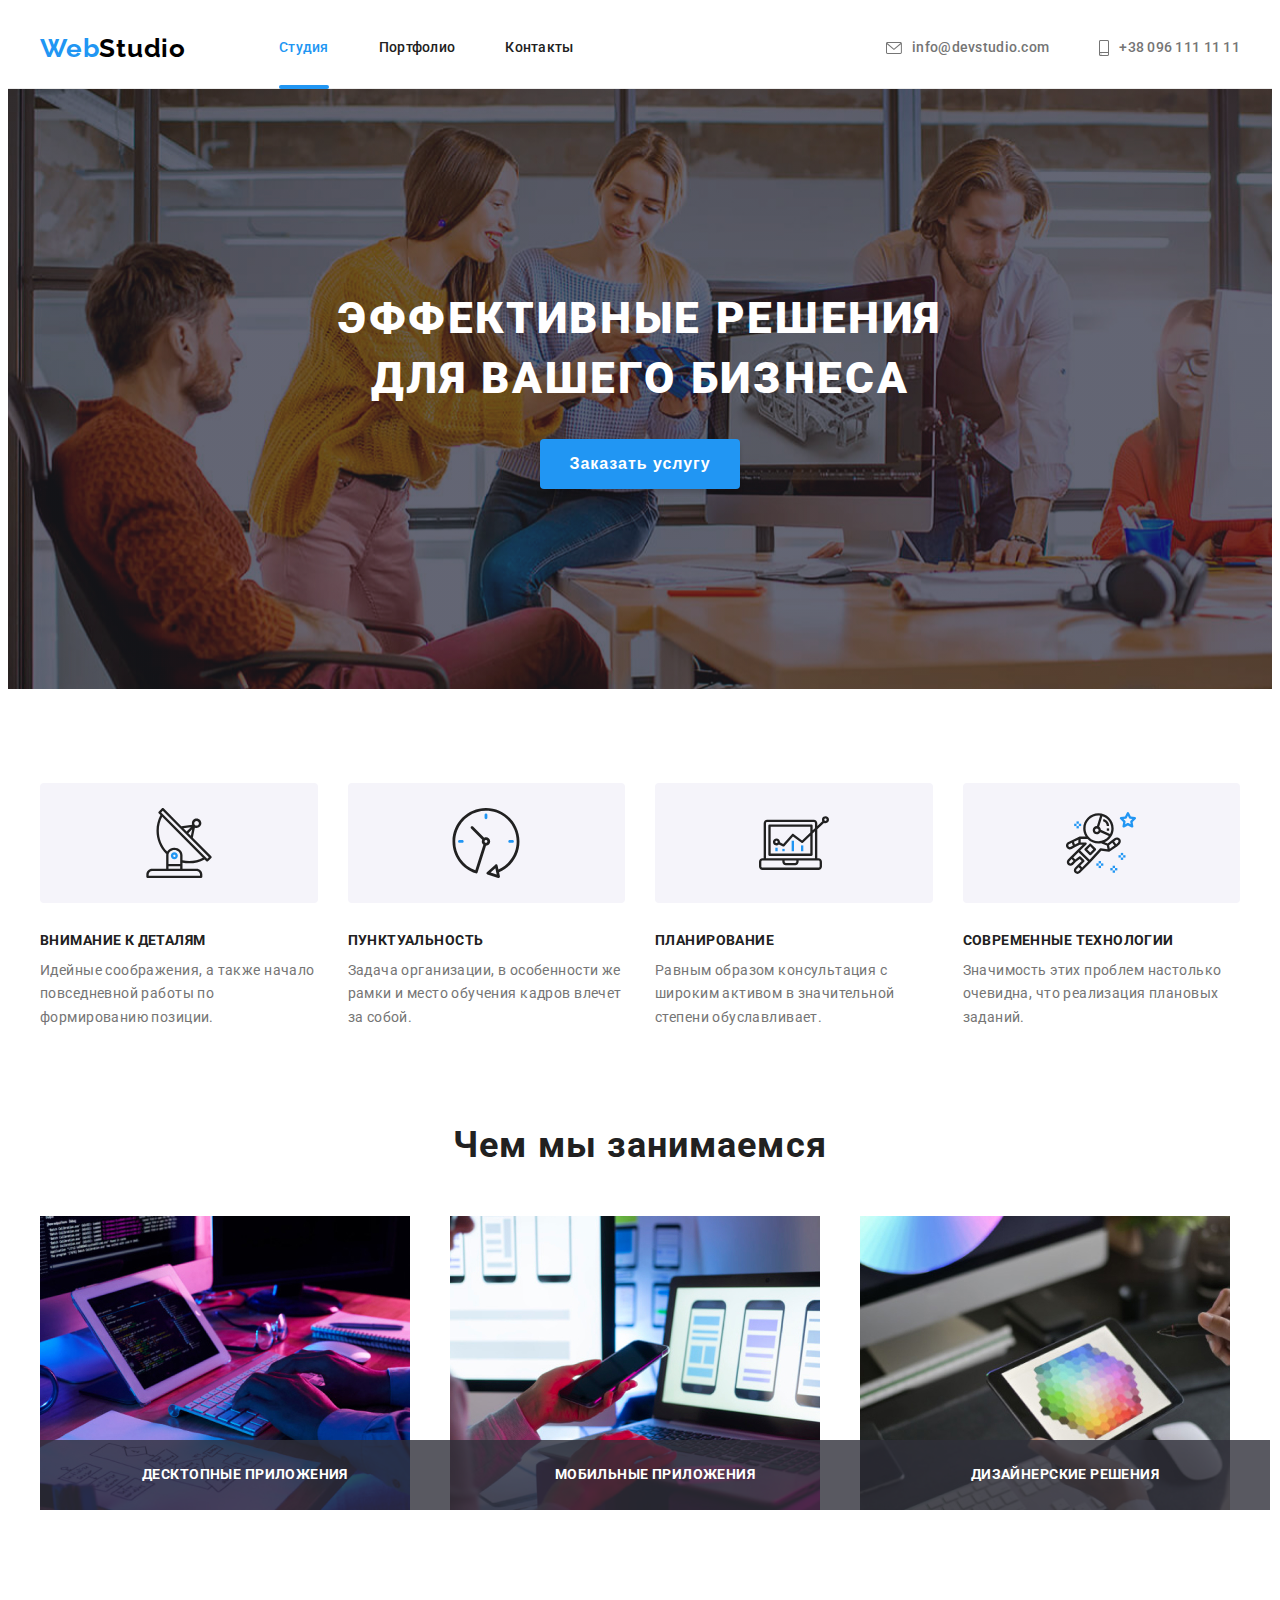
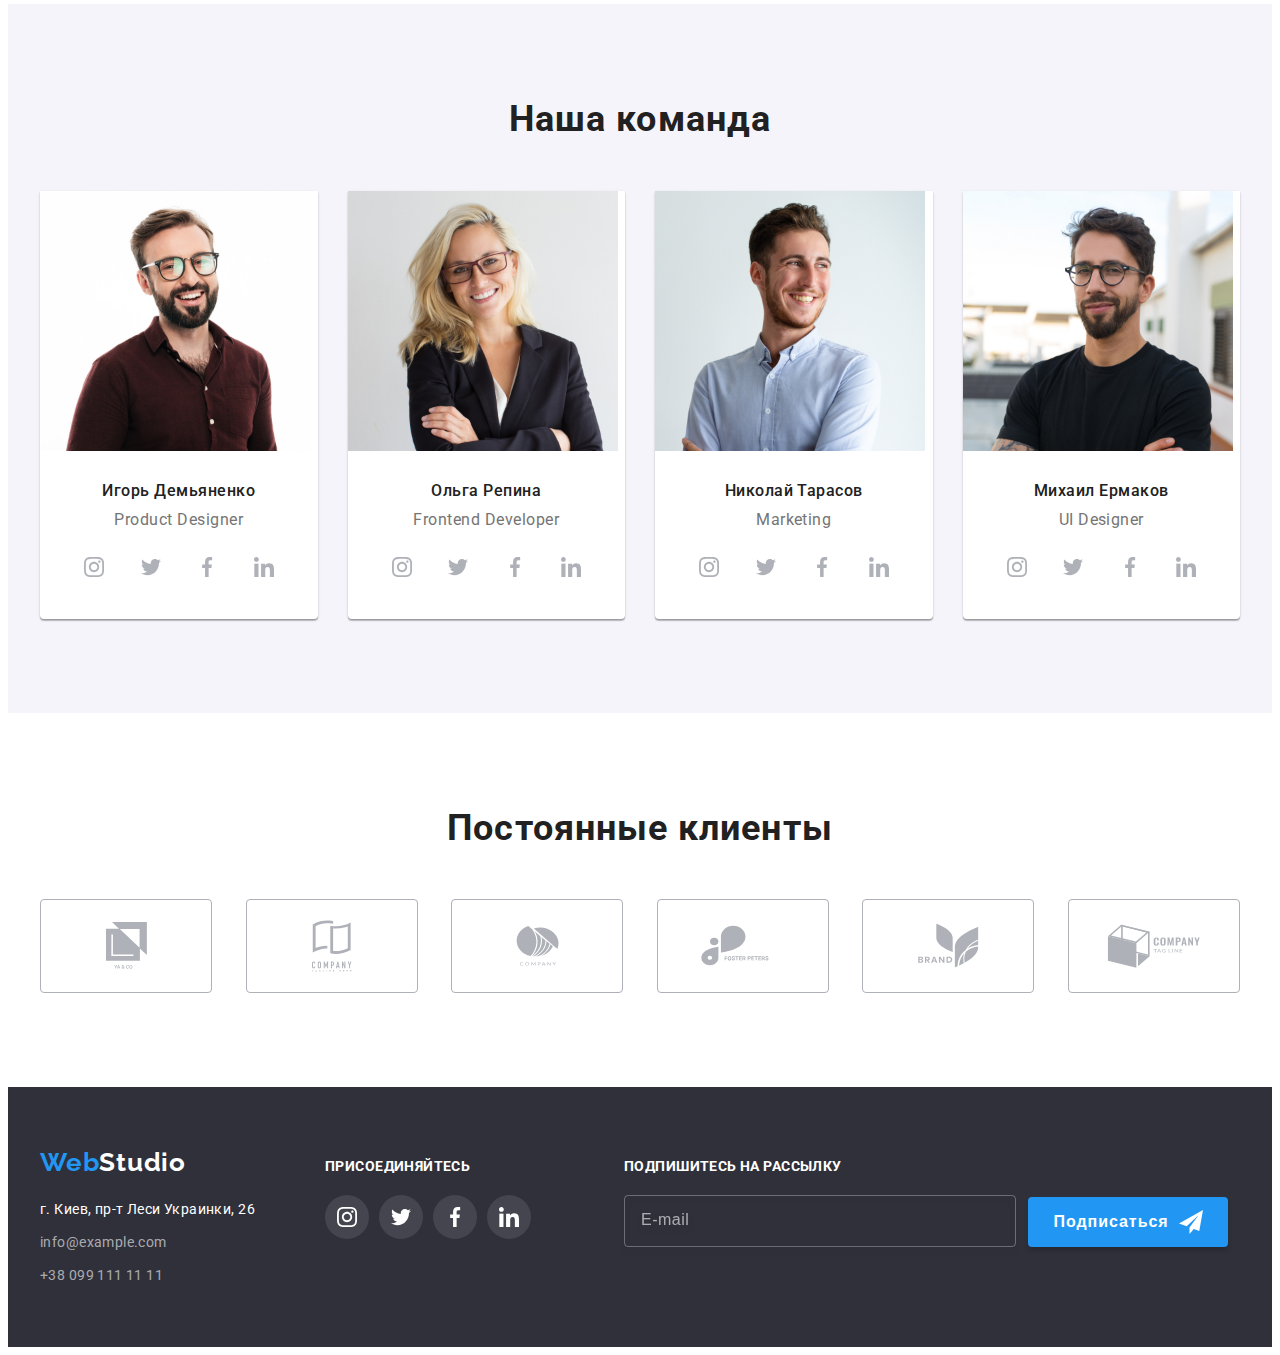
<file: index.html>
<!DOCTYPE html>
<html lang="ru">

<head>
   <meta charset="UTF-8">
   <meta http-equiv="X-UA-Compatible" content="IE=edge">
   <meta name="viewport" content="width=device-width, initial-scale=1.0">
   <link rel="stylesheet" href="https://cdnjs.cloudflare.com/ajax/libs/modern-normalize/1.1.0/modern-normalize.min.css"
      integrity="sha512-wpPYUAdjBVSE4KJnH1VR1HeZfpl1ub8YT/NKx4PuQ5NmX2tKuGu6U/JRp5y+Y8XG2tV+wKQpNHVUX03MfMFn9Q=="
      crossorigin="anonymous" referrerpolicy="no-referrer" />
   <link rel="preconnect" href="https://fonts.googleapis.com">
   <link rel="preconnect" href="https://fonts.gstatic.com" crossorigin>
   <link
      href="https://fonts.googleapis.com/css2?family=Raleway:wght@700&family=Roboto:wght@400;500;700;900&display=swap"
      rel="stylesheet">
   <link rel="stylesheet" href="https://cdnjs.cloudflare.com/ajax/libs/animate.css/4.1.1/animate.min.css" />
   <link rel="stylesheet" href="./css/styles.css">
   <title>Webstudio</title>
</head>

<body>
   <header class="page-header">
      <div class="container">
         <a class="logo link animate__wobble" href="./index.html" lang="en"><span
               class="logo__accent">Web</span>Studio</a>
         <!--Навигация на другие страници-->
         <nav class="page-header__main-nav">
            <ul class="main-nav-list item">
               <li class="main-nav-list__item"><a class="main-nav-list__link link link-accent"
                     href="./index.html">Студия</a></li>
               <li class="main-nav-list__item"><a class="main-nav-list__link link" href="./portfolio.html">Портфолио</a>
               </li>
               <li class="main-nav-list__item"><a class="main-nav-list__link link" href="">Контакты</a></li>
            </ul>
         </nav>
         <!--Контакты-->

         <ul class="head-contact page-header__head-contact item">
            <li class="head-contact__item">
               <a class="head-contact__link link" href="mailto:info@devstudio.com">
                  <svg class="head-contact__icon" width="16" height="12">
                     <use href="./image/icons.svg#icon-envelope-hover"></use>
                  </svg>
                  info@devstudio.com</a>
            </li>
            <li class="head-contact__item">
               <a class="head-contact__link link" href="tel:+380961111111">
                  <svg class="head-contact__icon" width="10" height="16">
                     <use href="./image/icons.svg#icon-smartphone"></use>
                  </svg>
                  +38 096 111 11 11</a>
            </li>
         </ul>
      </div>

   </header>

   <main class="main">
      <!--главный блок-->
      <section class="section main__section">
         <h1 class="section__main-title">Эффективные решения <br> для вашего бизнеса</h1>
         <button class="button section__button" type="button" data-modal-open>Заказать услугу</button>

      </section>

      <!--Особенности сайта-->
      <section class="section section__features">
         <div class="container">
            <h2 class="page-title visually-hidden">Особенности сайта</h2>
            <ul class="feature-list item">
               <li class="feature-list__item">
                  <div class="feature-list__block-icon">
                     <svg class="feature-list__icon">
                        <use href=./image/icons.svg#icon-antenna-1></use>
                     </svg>
                  </div>
                  <h3 class="feature-list__title">Внимание к деталям</h3>
                  <p class="feature-list__text">Идейные соображения, а также начало повседневной работы по формированию
                     позиции.
                  </p>
               </li>
               <li class="feature-list__item">
                  <div class="feature-list__block-icon">
                     <svg class="feature-list__icon">
                        <use href=./image/icons.svg#icon-clock-1></use>
                     </svg>
                  </div>
                  <h3 class="feature-list__title">Пунктуальность</h3>
                  <p class="feature-list__text">Задача организации, в особенности же рамки и место обучения кадров
                     влечет за
                     собой.</p>
               </li>
               <li class="feature-list__item">
                  <div class="feature-list__block-icon">
                     <svg class="feature-list__icon">
                        <use href=./image/icons.svg#icon-diagram-1></use>
                     </svg>
                  </div>
                  <h3 class="feature-list__title">Планирование</h3>
                  <p class="feature-list__text">Равным образом консультация с широким активом в значительной степени
                     обуславливает.</p>
               </li>
               <li class="feature-list__item">
                  <div class="feature-list__block-icon">
                     <svg class="feature-list__icon">
                        <use href=./image/icons.svg#icon-astronaut-1></use>
                     </svg>
                  </div>
                  <h3 class="feature-list__title">Современные технологии</h3>
                  <p class="feature-list__text">Значимость этих проблем настолько очевидна, что реализация плановых
                     заданий.
                  </p>
               </li>
            </ul>
         </div>

      </section>

      <!-- Чем мы занимаемся   -->
      <section class="section section__benefits">
         <div class="container">
            <h2 class="page-title">Чем мы занимаемся</h2>
            <ul class="list-description item">
               <li class="list-description__item"><img class="list-description__img" src="./image/box_1.jpg"
                     alt="руки на клавиатуре" width="370" height="294">
                  <p class="list-description__text">Десктопные приложения</p>
               </li>
               <li class="list-description__item"><img class="list-description__img" src="./image/box_2.jpg"
                     alt="в руках телефон" width="370" height="294">
                  <p class="list-description__text">Мобильные приложения</p>
               </li>
               <li class="list-description__item"><img class="list-description__img" src="./image/box_3.jpg"
                     alt="в руках планшет" width="370" height="294">
                  <p class="list-description__text">Дизайнерские решения</p>
               </li>
            </ul>
         </div>

      </section>

      <!-- Наша команда -->
      <section class="section section__team">
         <div class="container">
            <h2 class="page-title">Наша команда</h2>
            <ul class="team-list item">
               <li class="team-list__item"><img class="img-team" src="./image/igor.jpg" alt="Игорь" width="270"
                     height="260">
                  <div class="team-list__block-name">
                     <h3 class="team-list__name">Игорь Демьяненко</h3>
                     <p class="team-list__profession">Product Designer</p>
                     <ul class="icons-list item">
                        <li class="icons-list__item">
                           <a href="" class="icons-list__link link">
                              <svg class="icons-list__icon">
                                 <use href="./image/icons.svg#icon-instagram"></use>
                              </svg>
                           </a>
                        </li>
                        <li class="icons-list__item">
                           <a href="" class="icons-list__link link">
                              <svg class="icons-list__icon">
                                 <use href="./image/icons.svg#icon-twitter"></use>
                              </svg>
                           </a>
                        </li>
                        <li class="icons-list__item">
                           <a href="" class="icons-list__link link">
                              <svg class="icons-list__icon">
                                 <use href="./image/icons.svg#icon-facebook"></use>
                              </svg>
                           </a>
                        </li>
                        <li class="icons-list__item">
                           <a href="" class="icons-list__link link">
                              <svg class="icons-list__icon">
                                 <use href="./image/icons.svg#icon-linkedin"></use>
                              </svg>
                           </a>
                        </li>
                     </ul>
                  </div>
               </li>
               <li class="team-list__item"><img class="img-team" src="./image/olga.jpg" alt="Ольга" width="270"
                     height="260">
                  <div class="team-list__block-name">
                     <h3 class="team-list__name">Ольга Репина</h3>
                     <p class="team-list__profession">Frontend Developer</p>
                     <ul class="icons-list item">
                        <li class="icons-list__item">
                           <a href="" class="icons-list__link link">
                              <svg class="icons-list__icon">
                                 <use href="./image/icons.svg#icon-instagram"></use>
                              </svg>
                           </a>
                        </li>
                        <li class="icons-list__item">
                           <a href="" class="icons-list__link link">
                              <svg class="icons-list__icon">
                                 <use href="./image/icons.svg#icon-twitter"></use>
                              </svg>
                           </a>
                        </li>
                        <li class="icons-list__item">
                           <a href="" class="icons-list__link link">
                              <svg class="icons-list__icon">
                                 <use href="./image/icons.svg#icon-facebook"></use>
                              </svg>
                           </a>
                        </li>
                        <li class="icons-list__item">
                           <a href="" class="icons-list__link link">
                              <svg class="icons-list__icon">
                                 <use href="./image/icons.svg#icon-linkedin"></use>
                              </svg>
                           </a>
                        </li>
                     </ul>
                  </div>
               </li>
               <li class="team-list__item"><img class="img-team" src="./image/niko.jpg" alt="Николай" width="270"
                     height="260">
                  <div class="team-list__block-name">
                     <h3 class="team-list__name">Николай Тарасов</h3>
                     <p class="team-list__profession">Marketing</p>
                     <ul class="icons-list item">
                        <li class="icons-list__item">
                           <a href="" class="icons-list__link link">
                              <svg class="icons-list__icon">
                                 <use href="./image/icons.svg#icon-instagram"></use>
                              </svg>
                           </a>
                        </li>
                        <li class="icons-list__item">
                           <a href="" class="icons-list__link link">
                              <svg class="icons-list__icon">
                                 <use href="./image/icons.svg#icon-twitter"></use>
                              </svg>
                           </a>
                        </li>
                        <li class="icons-list__item">
                           <a href="" class="icons-list__link link">
                              <svg class="icons-list__icon">
                                 <use href="./image/icons.svg#icon-facebook"></use>
                              </svg>
                           </a>
                        </li>
                        <li class="icons-list__item">
                           <a href="" class="icons-list__link link">
                              <svg class="icons-list__icon">
                                 <use href="./image/icons.svg#icon-linkedin"></use>
                              </svg>
                           </a>
                        </li>
                     </ul>
                  </div>
               </li>
               <li class="team-list__item"><img class="img-team" src="./image/miha.jpg" alt="Михаил" width="270"
                     height="260">
                  <div class="team-list__block-name">
                     <h3 class="team-list__name">Михаил Ермаков</h3>
                     <p class="team-list__profession">UI Designer</p>
                     <ul class="icons-list item">
                        <li class="icons-list__item">
                           <a href="" class="icons-list__link link">
                              <svg class="icons-list__icon">
                                 <use href="./image/icons.svg#icon-instagram"></use>
                              </svg>
                           </a>
                        </li>
                        <li class="icons-list__item">
                           <a href="" class="icons-list__link link">
                              <svg class="icons-list__icon">
                                 <use href="./image/icons.svg#icon-twitter"></use>
                              </svg>
                           </a>
                        </li>
                        <li class="icons-list__item">
                           <a href="" class="icons-list__link link">
                              <svg class="icons-list__icon">
                                 <use href="./image/icons.svg#icon-facebook"></use>
                              </svg>
                           </a>
                        </li>
                        <li class="icons-list__item">
                           <a href="" class="icons-list__link link">
                              <svg class="icons-list__icon">
                                 <use href="./image/icons.svg#icon-linkedin"></use>
                              </svg>
                           </a>
                        </li>
                     </ul>
                  </div>
               </li>
            </ul>
         </div>

      </section>

      <!-- Постоянные клиенты -->
      <section class="section">
         <div class="container">
            <h2 class="page-title">Постоянные клиенты</h2>
            <ul class="list-clients item">
               <li class="list-clients__item">
                  <a href="" class="list-clients__link">

                     <svg class="list-clients__icon" width="41" height="47">
                        <use href="./image/icons.svg#icon-group"></use>
                     </svg>

                  </a>
               </li>
               <li class="list-clients__item">
                  <a href="" class="list-clients__link">

                     <svg class="list-clients__icon" width="40" height="52">
                        <use href="./image/icons.svg#icon-group-1"></use>
                     </svg>

                  </a>
               </li>
               <li class="list-clients__item">
                  <a href="" class="list-clients__link">

                     <svg class="list-clients__icon" width="43" height="41">
                        <use href="./image/icons.svg#icon-group-2"></use>
                     </svg>

                  </a>
               </li>
               <li class="list-clients__item">
                  <a href="" class="list-clients__link">

                     <svg class="list-clients__icon" width="84" height="41">
                        <use href="./image/icons.svg#icon-group-3"></use>
                     </svg>

                  </a>
               </li>
               <li class="list-clients__item">
                  <a href="" class="list-clients__link">

                     <svg class="list-clients__icon" width="63" height="45">
                        <use href="./image/icons.svg#icon-group-4"></use>
                     </svg>

                  </a>
               </li>
               <li class="list-clients__item">
                  <a href="" class="list-clients__link">

                     <svg class="list-clients__icon" width="94" height="44">
                        <use href="./image/icons.svg#icon-group-5"></use>
                     </svg>

                  </a>
               </li>
            </ul>
         </div>
      </section>
   </main>

   <!-- Футер контакты -->
   <footer class="page-footer">
      <div class="container container__flex">
         <div class="container-adress">
            <a class="logo link page-footer__logo" href="./index.html" lang="en"><span
                  class="logo__accent">Web</span>Studio</a>
            <address class="page-footer__adress">
               <ul class="list-contact page-footer__list-contact item">
                  <li class="list-contact__item"><a class="list-contact__link list-contact__link_theme_light link" href="https://goo.gl/maps/WN71BLrKNxGnRLgBA"
                        target="blank" rel="noopener noreferrer">г. Киев, пр-т Леси Украинки, 26</a></li>
                  <!-- нужно добавить атрибуты к таргет бланк, не помню какие -->
                  <li class="list-contact__item"><a class="list-contact__link list-contact__link_theme_dark link"
                        href="mailto:info@devstudio.com">info@example.com</a></li>
                  <li class="list-contact__item"><a class="list-contact__link list-contact__link_theme_dark link" href="tel:+380991111111">+38 099 111 11 11</a>
                  </li>
               </ul>
            </address>
         </div>
         <!-- Присоединяйтесь -->
         <div class="footer-join">
            <b class="footer-join__title">присоединяйтесь</b>
            <ul class="icons-list item">
               <li class="icons-list__item">
                  <a href="" class="icons-list__link link">
                     <svg class="icons-list__icon">
                        <use href="./image/icons.svg#icon-instagram"></use>
                     </svg>
                  </a>
               </li>
               <li class="icons-list__item">
                  <a href="" class="icons-list__link link">
                     <svg class="icons-list__icon">
                        <use href="./image/icons.svg#icon-twitter"></use>
                     </svg>
                  </a>
               </li>
               <li class="icons-list__item">
                  <a href="" class="icons-list__link link">
                     <svg class="icons-list__icon">
                        <use href="./image/icons.svg#icon-facebook"></use>
                     </svg>
                  </a>
               </li>
               <li class="icons-list__item">
                  <a href="" class="icons-list__link link">
                     <svg class="icons-list__icon">
                        <use href="./image/icons.svg#icon-linkedin"></use>
                     </svg>
                  </a>
               </li>
            </ul>
         </div>
         <form action="#" class="form-footer-sign">
            <label class="form-footer-sign__invite">Подпишитесь на рассылку
               <input type="email" name="user-send-mail" placeholder="E-mail" class="form-footer-sign__field">
            </label>
            <button type="submit" class="button">
               <span class="footer-send-btn-invite">Подписаться</span>
               <svg class="footer-send-icon" width="24" height="24">
                  <use href="./image/icons.svg#icon-icon-telegram"></use>
               </svg>
            </button>
         </form>
      </div>

   </footer>

   <!-- Модальное окно -->
   <div class="backdrop is-hidden" data-modal>
      <div class="modal-backdrop">
         <button type="button" class="modal-backdrop__button" data-modal-close>
            <svg class="modal-backdrop__icon" width="18" height="18">
               <use href="./image/icons.svg#icon-close"></use>
            </svg>
         </button>
         <form action="#" method="GET" class="modal-form">
            <b class="modal-form__head">Оставьте свои данные, мы вам перезвоним</b>
            <label class="modal-form__label">
               Имя
               <div class="modal-form__container">
                  <input type="text" name="user-name" minlength="2" class="modal-form__field" required>
                  <svg class="modal-form__icon" width="18" height="18">
                     <use href="./image/icons.svg#icon-person"></use>
                  </svg>
               </div>
            </label>
            <label class="modal-form__label">
               Телефон
               <div class="modal-form__container">
                  <input type="tel" name="user-tel" class="modal-form__field" required>
                  <svg class="modal-form__icon" width="18" height="18">
                     <use href="./image/icons.svg#icon-phone"></use>
                  </svg>
               </div>
            </label>
            <label class="modal-form__label">
               Почта
               <div class="modal-form__container">
                  <input type="email" name="user-mail" class="modal-form__field" required>
                  <svg class="modal-form__icon" width="18" height="18">
                     <use href="./image/icons.svg#icon-email"></use>
                  </svg>
               </div>
            </label>
            <label class="modal-form__label">
               Комментарий
               <textarea name="user-coment" class="modal-form__coment" placeholder="Введите текст"></textarea>
            </label>
            <label class="modal-form__policy">
               <input type="checkbox" name="agree-policy" required class="modal-form__checkbox visually-hidden">
               <svg class="modal-form__check-icon" width="16" height="15">
                  <use href="./image/icons.svg#icon-icon-check-two"></use>
               </svg>
               Соглашаюсь с рассылкой и принимаю&nbsp
               <a href="" target="blank" rel="noopener noreferrer" class="modal-form__link-policy">Условия договора</a>
            </label>
            <button type="submit" class="button modal-form__button">Отправить</button>
         </form>
      </div>
   </div>

   <script src="./js/modal.js"></script>
</body>

</html>
</file>
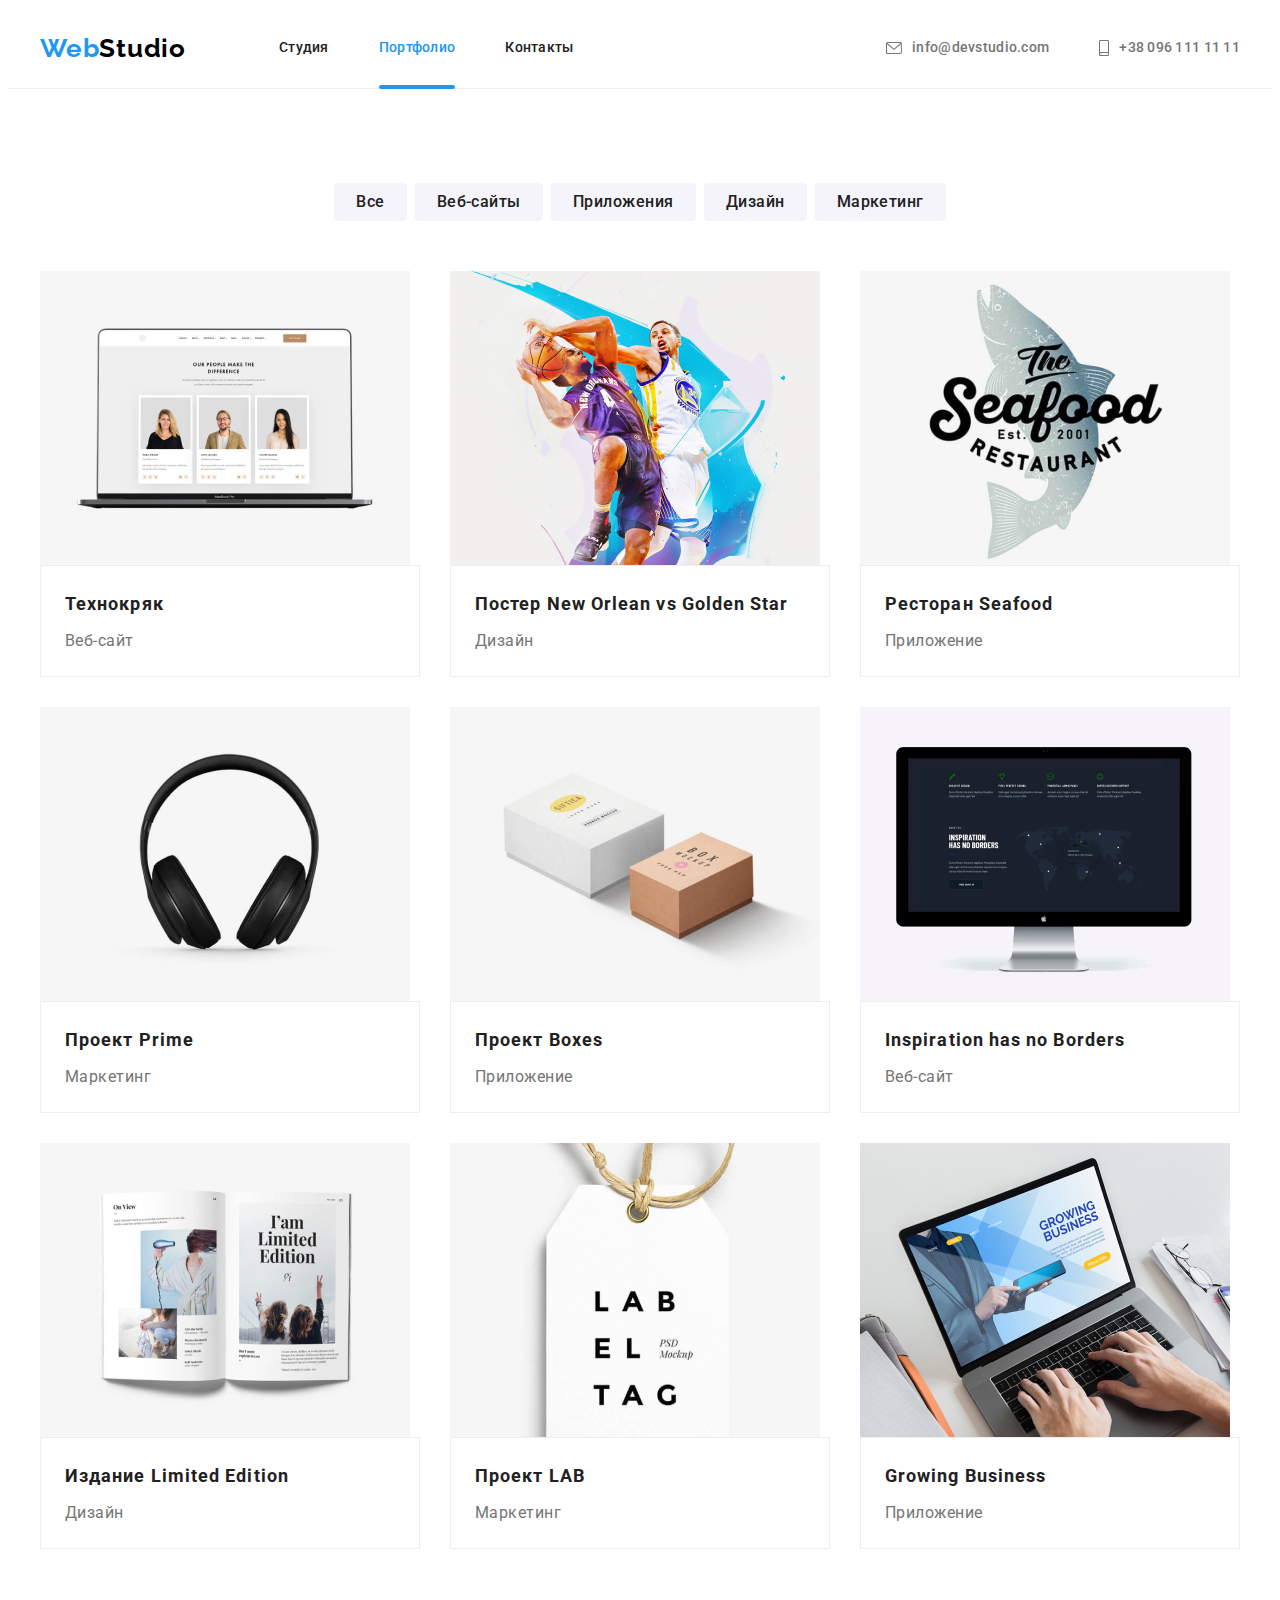
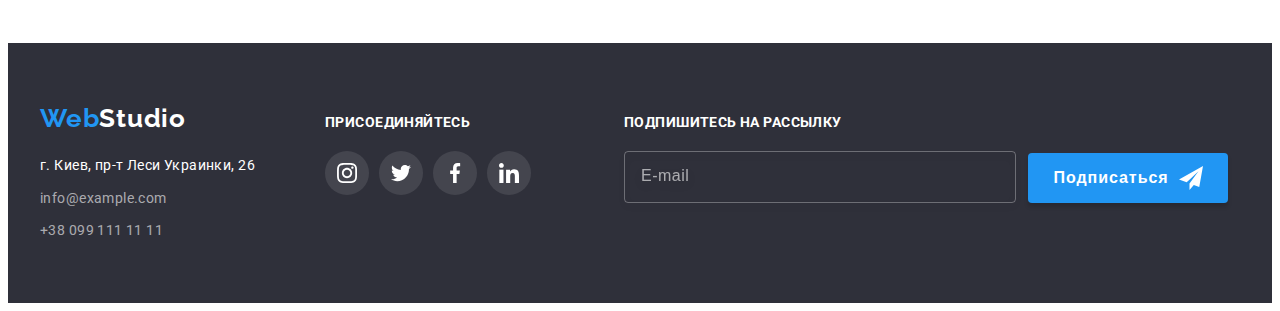
<file: portfolio.html>
<!DOCTYPE html>
<html lang="ru">

<head>
   <meta charset="UTF-8">
   <meta http-equiv="X-UA-Compatible" content="IE=edge">
   <meta name="viewport" content="width=device-width, initial-scale=1.0">
   <link rel="stylesheet" href="https://cdnjs.cloudflare.com/ajax/libs/modern-normalize/1.1.0/modern-normalize.min.css"
      integrity="sha512-wpPYUAdjBVSE4KJnH1VR1HeZfpl1ub8YT/NKx4PuQ5NmX2tKuGu6U/JRp5y+Y8XG2tV+wKQpNHVUX03MfMFn9Q=="
      crossorigin="anonymous" referrerpolicy="no-referrer" />
   <link rel="preconnect" href="https://fonts.googleapis.com">
   <link rel="preconnect" href="https://fonts.gstatic.com" crossorigin>
   <link
      href="https://fonts.googleapis.com/css2?family=Raleway:wght@700&family=Roboto:wght@400;500;700;900&display=swap"
      rel="stylesheet">
   <link rel="stylesheet" href="https://cdnjs.cloudflare.com/ajax/libs/animate.css/4.1.1/animate.min.css" />
   <link rel="stylesheet" href="./css/styles.css">
   <title>Document</title>
</head>

<body>
   <!-- Header -->
   <header class="page-header">
      <div class="container">
         <a class="logo link animate__wobble" href="./index.html" lang="en"><span
               class="logo__accent">Web</span>Studio</a>
         <!--Навигация на другие страници-->
         <nav class="page-header__main-nav">
            <ul class="main-nav-list item">
               <li class="main-nav-list__item"><a class="main-nav-list__link link"
                     href="./index.html">Студия</a></li>
               <li class="main-nav-list__item"><a class="main-nav-list__link link link-accent" href="./portfolio.html">Портфолио</a>
               </li>
               <li class="main-nav-list__item"><a class="main-nav-list__link link" href="">Контакты</a></li>
            </ul>
         </nav>
         <!--Контакты-->

         <ul class="head-contact page-header__head-contact item">
            <li class="head-contact__item">
               <a class="head-contact__link link" href="mailto:info@devstudio.com">
                  <svg class="head-contact__icon" width="16" height="12">
                     <use href="./image/icons.svg#icon-envelope-hover"></use>
                  </svg>
                  info@devstudio.com</a>
            </li>
            <li class="head-contact__item">
               <a class="head-contact__link link" href="tel:+380961111111">
                  <svg class="head-contact__icon" width="10" height="16">
                     <use href="./image/icons.svg#icon-smartphone"></use>
                  </svg>
                  +38 096 111 11 11</a>
            </li>
         </ul>
      </div>

   </header>

   <main>
      <!-- Карточки -->
      <section class="section">
         <div class="container">
            <h1 class="main-title-cards visually-hidden">Карточки</h1>
            <ul class="list-button list-button_position item">
               <li class="list-button__item"><button class="list-button__btn" type="button">Все</button></li>
               <li class="list-button__item"><button class="list-button__btn" type="button">Веб-сайты</button></li>
               <li class="list-button__item"><button class="list-button__btn" type="button">Приложения</button></li>
               <li class="list-button__item"><button class="list-button__btn" type="button">Дизайн</button></li>
               <li class="list-button__item"><button class="list-button__btn" type="button">Маркетинг</button></li>
            </ul>

            <ul class="list-cards item">
               <li class="list-cards__item"><a class="list-cards__link link" href="">
                     <div class="list-cards__container-overlay">
                        <img class="list-cards__img" src="././image/image-portfolio/tehno-kryak.jpg" width="370" height="294"
                           alt="сайт открытый на ноутбуке">
                        <p class="list-cards__overlay-text">
                           Технокряк это современная площадка распространения коронавируса. Компании используют эту
                           платформу для цифрового шпионажа и атак на защищённые сервера конкурентов.
                        </p>
                     </div>
                     <div class="list-cards__container-description">
                        <h2 class="list-cards__title">Технокряк</h2>
                        <p class="list-cards__description">Веб-сайт</p>
                     </div>
                  </a></li>
               <li class="list-cards__item"><a class="list-cards__link link" href="">
                     <div class="list-cards__container-overlay">
                        <img class="list-cards__img" src="./image/image-portfolio/new-orlean.jpg" width="370" height="294"
                           alt="два баскетболиста">
                        <p class="list-cards__overlay-text">
                           Технокряк это современная площадка распространения коронавируса. Компании используют эту
                           платформу для цифрового шпионажа и атак на защищённые сервера конкурентов.
                        </p>
                     </div>
                     <div class="list-cards__container-description">
                        <h2 class="list-cards__title">Постер New Orlean vs Golden Star</h2>
                        <p class="list-cards__description">Дизайн</p>
                     </div>
                  </a></li>
               <li class="list-cards__item"><a class="list-cards__link link" href="">
                     <div class="list-cards__container-overlay">
                        <img class="list-cards__img" src="./image/image-portfolio/seafood.jpg" width="370" height="294"
                           alt="логотип ресторана">
                        <p class="list-cards__overlay-text">
                           Технокряк это современная площадка распространения коронавируса. Компании используют эту
                           платформу для цифрового шпионажа и атак на защищённые сервера конкурентов.
                        </p>
                     </div>
                     <div class="list-cards__container-description">
                        <h2 class="list-cards__title">Ресторан Seafood</h2>
                        <p class="list-cards__description">Приложение</p>
                     </div>
                  </a></li>
               <li class="list-cards__item"><a class="list-cards__link link" href="">
                     <div class="list-cards__container-overlay">
                        <img class="list-cards__img" src="./image/image-portfolio/prime.jpg" width="370" height="294"
                           alt="наушники">
                        <p class="list-cards__overlay-text">
                           Технокряк это современная площадка распространения коронавируса. Компании используют эту
                           платформу для цифрового шпионажа и атак на защищённые сервера конкурентов.
                        </p>
                     </div>
                     <div class="list-cards__container-description">
                        <h2 class="list-cards__title">Проект Prime</h2>
                        <p class="list-cards__description">Маркетинг</p>
                     </div>
                  </a></li>
               <li class="list-cards__item"><a class="list-cards__link link" href="">
                     <div class="list-cards__container-overlay">
                        <img class="list-cards__img" src="./image/image-portfolio/boxes.jpg" width="370" height="294"
                           alt="две коробки белого и коричневого цвета">
                        <p class="list-cards__overlay-text">
                           Технокряк это современная площадка распространения коронавируса. Компании используют эту
                           платформу для цифрового шпионажа и атак на защищённые сервера конкурентов.
                        </p>
                     </div>
                     <div class="list-cards__container-description">
                        <h2 class="list-cards__title">Проект Boxes</h2>
                        <p class="list-cards__description">Приложение</p>
                     </div>
                  </a></li>
               <li class="list-cards__item"><a class="list-cards__link link" href="">
                     <div class="list-cards__container-overlay">
                        <img class="list-cards__img" src="./image/image-portfolio/inspiration.jpg" width="370" height="294"
                           alt="сайт на моноблоке">
                        <p class="list-cards__overlay-text">
                           Технокряк это современная площадка распространения коронавируса. Компании используют эту
                           платформу для цифрового шпионажа и атак на защищённые сервера конкурентов.
                        </p>
                     </div>
                     <div class="list-cards__container-description">
                        <h2 class="list-cards__title">Inspiration has no Borders</h2>
                        <p class="list-cards__description">Веб-сайт</p>
                     </div>
                  </a></li>
               <li class="list-cards__item"><a class="list-cards__link link" href="">
                     <div class="list-cards__container-overlay">
                        <img class="list-cards__img" src="./image/image-portfolio/limited-edition.jpg" width="370"
                           height="294" alt="открытый журнал">
                        <p class="list-cards__overlay-text">
                           Технокряк это современная площадка распространения коронавируса. Компании используют эту
                           платформу для цифрового шпионажа и атак на защищённые сервера конкурентов.
                        </p>
                     </div>
                     <div class="list-cards__container-description">
                        <h2 class="list-cards__title">Издание Limited Edition</h2>
                        <p class="list-cards__description">Дизайн</p>
                     </div>
                  </a></li>
               <li class="list-cards__item"><a class="list-cards__link link" href="">
                     <div class="list-cards__container-overlay">
                        <img class="list-cards__img" src="./image/image-portfolio/project-lab.jpg" width="370" height="294"
                           alt="ярлык проэкта">
                        <p class="list-cards__overlay-text">
                           Технокряк это современная площадка распространения коронавируса. Компании используют эту
                           платформу для цифрового шпионажа и атак на защищённые сервера конкурентов.
                        </p>
                     </div>
                     <div class="list-cards__container-description">
                        <h2 class="list-cards__title">Проект LAB</h2>
                        <p class="list-cards__description">Маркетинг</p>
                     </div>
                  </a></li>
               <li class="list-cards__item"><a class="list-cards__link link" href="">
                     <div class="list-cards__container-overlay">
                        <img class="list-cards__img" src="./image/image-portfolio/growing-busines.jpg" width="370"
                           height="294" alt="фото приложения на ноутбуке">
                        <p class="list-cards__overlay-text">
                           Технокряк это современная площадка распространения коронавируса. Компании используют эту
                           платформу для цифрового шпионажа и атак на защищённые сервера конкурентов.
                        </p>
                     </div>
                     <div class="list-cards__container-description">
                        <h2 class="list-cards__title">Growing Business</h2>
                        <p class="list-cards__description">Приложение</p>
                     </div>
                  </a></li>
            </ul>
         </div>

      </section>
   </main>
   <!-- Футер -->
   <footer class="page-footer">
      <div class="container container__flex">
         <div class="container-adress">
            <a class="logo link page-footer__logo" href="./index.html" lang="en"><span
                  class="logo__accent">Web</span>Studio</a>
            <address class="page-footer__adress">
               <ul class="list-contact page-footer__list-contact item">
                  <li class="list-contact__item"><a class="list-contact__link list-contact__link_theme_light link" href="https://goo.gl/maps/WN71BLrKNxGnRLgBA"
                        target="blank" rel="noopener noreferrer">г. Киев, пр-т Леси Украинки, 26</a></li>
                  <!-- нужно добавить атрибуты к таргет бланк, не помню какие -->
                  <li class="list-contact__item"><a class="list-contact__link list-contact__link_theme_dark link"
                        href="mailto:info@devstudio.com">info@example.com</a></li>
                  <li class="list-contact__item"><a class="list-contact__link list-contact__link_theme_dark link" href="tel:+380991111111">+38 099 111 11 11</a>
                  </li>
               </ul>
            </address>
         </div>
         <!-- Присоединяйтесь -->
         <div class="footer-join">
            <b class="footer-join__title">присоединяйтесь</b>
            <ul class="icons-list item">
               <li class="icons-list__item">
                  <a href="" class="icons-list__link link">
                     <svg class="icons-list__icon">
                        <use href="./image/icons.svg#icon-instagram"></use>
                     </svg>
                  </a>
               </li>
               <li class="icons-list__item">
                  <a href="" class="icons-list__link link">
                     <svg class="icons-list__icon">
                        <use href="./image/icons.svg#icon-twitter"></use>
                     </svg>
                  </a>
               </li>
               <li class="icons-list__item">
                  <a href="" class="icons-list__link link">
                     <svg class="icons-list__icon">
                        <use href="./image/icons.svg#icon-facebook"></use>
                     </svg>
                  </a>
               </li>
               <li class="icons-list__item">
                  <a href="" class="icons-list__link link">
                     <svg class="icons-list__icon">
                        <use href="./image/icons.svg#icon-linkedin"></use>
                     </svg>
                  </a>
               </li>
            </ul>
         </div>
         <form action="#" class="form-footer-sign">
            <label class="form-footer-sign__invite">Подпишитесь на рассылку
               <input type="email" name="user-send-mail" placeholder="E-mail" class="form-footer-sign__field">
            </label>
            <button type="submit" class="button">
               <span class="footer-send-btn-invite">Подписаться</span>
               <svg class="footer-send-icon" width="24" height="24">
                  <use href="./image/icons.svg#icon-icon-telegram"></use>
               </svg>
            </button>
         </form>
      </div>

   </footer>
</body>

</html>
</file>
<file: css/styles.css>
/* голубой #2196F3 */
/* цвет основоного текста, абзацев #757575 */
/* белые слова #FFFFFF */
/* заголовки и навигация #212121 */
/* Raleway – 700, а для Roboto – 400, 500, 700 и 900 */

:root {
   --color-title: #212121;
   --color-main: #757575;
   --color-accent: #2196f3;
   --color-background: #2f303a;
}

h1,
h2,
h3,
h4,
h5,
h6,
p {
   margin-top: 0;
   margin-bottom: 0;
}

ul,
ol {
   margin-top: 0;
   margin-bottom: 0;
   padding-left: 0;
}

body {
   font-family: "Roboto", sans-serif;
   color: var(--color-main);
}

img {
   display: block;
}

/* Components */
.link {
   text-decoration: none;
   color: inherit;
}
.item {
   list-style: none;
}
.logo {
   display: block;
   padding: 24px 0;

   font-family: Raleway, sans-serif;
   letter-spacing: 0.03em;
   font-weight: 700;
   font-size: 26px;
   line-height: 1.19;
   color: #000000;

   animation-duration: 1000ms;
   animation-iteration-count: 2;
}

.logo__accent {
   color: var(--color-accent);
}

.container {
   width: 1200px;
   margin: 0 auto;
   padding: 0 15px;
}

.section {
   padding-bottom: 94px;
   padding-top: 94px;
}
/* .padding-container {
   padding-top: 94px;
   padding-bottom: 94px;
} */

.visually-hidden {
   position: absolute;
   clip: rect(0 0 0 0);
   width: 1px;
   height: 1px;
   margin: -1px;
}

.button {
   display: flex;
   justify-content: center;
   align-items: center;
   width: 200px;
   padding: 10px 0;
   font-weight: 700;
   font-size: 16px;
   line-height: 1.87;
   letter-spacing: 0.06em;
   color: #ffffff;
   background: var(--color-accent);
   box-shadow: 0px 4px 4px rgba(0, 0, 0, 0.15);
   border-radius: 4px;
   cursor: pointer;
   border: none;

   transition: background-color 250ms cubic-bezier(0.4, 0, 0.2, 1);
}
.button:hover,
.button:focus {
   background-color: #188ce8;
}

.page-title {
   margin-bottom: 50px;
   font-size: 36px;
   line-height: 1.17;
   letter-spacing: 0.03em;
   text-align: center;
   color: var(--color-title);
}
/* End Components */

/* Header */

.page-header {
   border-bottom: 1px solid #ececec;
}

.page-header .container {
   display: flex;
   align-items: center;
}

.page-header__main-nav {
   margin-left: 93px;
}

.main-nav-list {
   display: flex;
}

.main-nav-list__link {
   position: relative;
   display: block;
   padding: 32px 0;

   font-weight: 500;
   font-size: 14px;
   line-height: 1.14;
   letter-spacing: 0.02em;
   color: var(--color-title);

   transition: color 250ms cubic-bezier(0.4, 0, 0.2, 1);
}

.main-nav-list__link::after,
.link-accent::after {
   content: "";
   display: block;
   position: absolute;
   width: 100%;
   height: 4px;
   bottom: -1px;
   background-color: var(--color-accent);
   border-radius: 2px;
}

.main-nav-list__link::after {
   transform: scale(0);
   transition: transform 250ms cubic-bezier(0.4, 0, 0.2, 1);
}

.main-nav-list__link:hover::after,
.main-nav-list__link:focus::after {
   transform: scale(1);
}

.main-nav-list__link:hover,
.main-nav-list__link:focus {
   color: var(--color-accent);
}

.link-accent {
   position: relative;
   color: var(--color-accent);
}

.link-accent::after {
   transform: scale(1);
}

.main-nav-list__item {
   margin-left: 50px;
}

.main-nav-list__item:first-child {
   margin-left: 0;
}

.head-contact {
   display: flex;
}

.page-header__head-contact {
   margin-left: auto;
}

/* .head-contact__item {
   margin-left: 50px;
}

.head-contact__item:first-child {
   margin-left: 0;
} */

.head-contact__item:not(:first-child) {
   margin-left: 50px;
}

.head-contact__link {
   display: flex;
   align-items: center;
   padding: 32px 0;

   font-weight: 500;
   font-size: 14px;
   line-height: 1.14;
   letter-spacing: 0.02em;
   color: var(--color-main);

   transition: color 250ms cubic-bezier(0.4, 0, 0.2, 1);
}

.head-contact__link:hover,
.head-contact__link:focus {
   color: var(--color-accent);
}

.head-contact__icon {
   fill: currentColor;
   margin-right: 10px;
}

.head-contact__link:hover .head-contact__icon,
.head-contact__link:focus .head-contact__icon {
   fill: currentColor;
}
/* End header */

/* Hero */
.main__section {
   background-image: linear-gradient(rgba(47, 48, 58, 0.4), rgba(47, 48, 58, 0.4)), url(../image/bg.jpg);
   background-color: #c4c4c4;
   max-width: 1600px;
   margin: 0 auto;
   background-size: cover;

   padding: 200px 0;
}

.section__main-title {
   margin-bottom: 30px;

   font-weight: 900;
   font-size: 44px;
   line-height: 1.36;
   text-align: center;
   letter-spacing: 0.06em;
   text-transform: uppercase;

   color: #ffffff;
}

.section__button {
   margin-left: auto;
   margin-right: auto;
}

/* End Hero */

/* Особенности сайта */
.section__features {
   padding-bottom: 47px;
}

.feature-list {
   display: flex;
   flex-wrap: wrap;
   margin-top: -30px;
   margin-left: -30px;
}

.feature-list__item {
   margin-top: 30px;
   margin-left: 30px;
   flex-basis: calc((100% - 120px) / 4);
}

.feature-list__title {
   font-size: 14px;
   line-height: 1.14;
   letter-spacing: 0.03em;
   text-transform: uppercase;
   color: var(--color-title);
}
.feature-list__text {
   margin-top: 10px;

   font-size: 14px;
   line-height: 1.71;
   letter-spacing: 0.03em;
}

.feature-list__block-icon {
   display: flex;
   justify-content: center;
   height: 120px;
   align-items: center;
   background: #f5f4fa;
   border-radius: 4px;
   margin-bottom: 30px;
}

.feature-list__icon {
   width: 70px;
   height: 70px;
}
/* End Особенностей сайта */

/* Чем мы занимаемся */
.section__benefits {
   padding-top: 47px;
}

.list-description {
   display: flex;
   flex-wrap: wrap;
   margin-top: -30px;
   margin-left: -30px;
}

.list-description__item {
   position: relative;
   margin-top: 30px;
   margin-left: 30px;
   flex-basis: calc((100% - 90px) / 3);
}

.list-description__text {
   padding: 27px 15px;
   position: absolute;
   width: 100%;
   bottom: 0;
   left: 0;

   font-weight: 700;
   font-size: 14px;
   line-height: 1.14;
   text-align: center;
   letter-spacing: 0.03em;
   text-transform: uppercase;
   color: #ffffff;

   background-color: rgba(47, 48, 58, 0.8);
}
/* End чем мы занимаемся */

/* Our team */
.section__team {
   background: #f5f4fa;
}

.img-team {
   margin-bottom: 30px;
}

.team-list {
   display: flex;
   flex-wrap: wrap;
   margin-top: -30px;
   margin-left: -30px;
}

.icons-list {
   display: flex;
   justify-content: space-between;
   align-items: center;
}

.icons-list__link {
   display: flex;
   justify-content: center;
   align-items: center;
   padding: 12px;
   border-radius: 50%;

   transition: background-color 250ms cubic-bezier(0.4, 0, 0.2, 1);
}

.icons-list__link:hover,
.icons-list__link:focus {
   background-color: var(--color-accent);
}

.icons-list__icon {
   width: 20px;
   height: 20px;
   fill: #afb1b8;
   transition: fill 250ms cubic-bezier(0.4, 0, 0.2, 1);
}

.icons-list__link:hover .icons-list__icon,
.icons-list__link:focus .icons-list__icon {
   fill: #ffffff;
}
/* .team-list__item + .team-list__item {
   margin-left: 30px;
} */

.team-list__item {
   margin-top: 30px;
   margin-left: 30px;
   flex-basis: calc((100% - 120px) / 4);
   padding-bottom: 30px;

   background: #ffffff;
   box-shadow: 0px 1px 3px rgba(0, 0, 0, 0.12), 0px 1px 1px rgba(0, 0, 0, 0.14), 0px 2px 1px rgba(0, 0, 0, 0.2);
   border-radius: 0px 0px 4px 4px;
}

.team-list__block-name {
   padding-left: 32px;
   padding-right: 32px;
}

.team-list__name {
   margin-bottom: 10px;

   font-weight: 500;
   font-size: 16px;
   line-height: 1.19;
   letter-spacing: 0.03em;
   text-align: center;
   color: var(--color-title);
}
.team-list__profession {
   margin-bottom: 16px;

   font-size: 16px;
   line-height: 1.19;
   letter-spacing: 0.03em;
   text-align: center;
}
/* End our team */

/* Постоянные клиенты */
.list-clients {
   display: flex;
   justify-content: space-between;
}

.list-clients__link {
   display: flex;
   justify-content: center;
   align-items: center;
   width: 170px;
   height: 92px;
   border: 1px solid #afb1b8;
   border-radius: 4px;

   transition: border-color 250ms cubic-bezier(0.4, 0, 0.2, 1);
}

.list-clients__link:hover,
.list-clients__link:focus {
   border-color: var(--color-accent);
}

.list-clients__icon {
   fill: #afb1b8;

   transition: fill 250ms cubic-bezier(0.4, 0, 0.2, 1);
}

.list-clients__link:hover .list-clients__icon,
.list-clients__link:focus .list-clients__icon {
   fill: var(--color-accent);
}

/* End Постоянные клиенты */

/* Footer */
.page-footer {
   background-color: var(--color-background);
   padding: 60px 0px;
}

.container__flex {
   display: flex;
   align-items: baseline;
}

footer .logo {
   padding-top: 0;
   padding-bottom: 0;
}

.page-footer__list-contact {
   margin-right: 70px;
}

.list-contact__item:not(:first-child) {
   margin-top: 9px;
}

.list-contact__link {
   font-size: 14px;
   line-height: 1.71;
   letter-spacing: 0.03em;
   font-style: normal;
}

.list-contact__link_theme_light {
   color: #ffffff;
}

.list-contact__link_theme_dark {
   color: rgba(255, 255, 255, 0.6);
}
.link-adress {
   font-size: 14px;
   line-height: 1.71;
   letter-spacing: 0.03em;
   font-style: normal;
   color: #ffffff;
}
.link-tel-email {
   font-size: 14px;
   font-style: normal;
   line-height: 1.71;
   letter-spacing: 0.03em;
   color: rgba(255, 255, 255, 0.6);
}
.page-footer__logo {
   margin-bottom: 20px;
   color: #ffffff;
}

.footer-join {
   width: 206px;
   margin-right: 93px;
}

.footer-join__title {
   display: block;
   margin-bottom: 20px;

   font-size: 14px;
   line-height: 1.14;
   letter-spacing: 0.03em;
   text-transform: uppercase;
   color: #ffffff;
}

.footer-join .icons-list__link {
   background-color: rgba(255, 255, 255, 0.1);
}

.footer-join .icons-list__link:hover,
.footer-join .icons-list__link:focus {
   background-color: var(--color-accent);
}

.footer-join .icons-list__icon {
   fill: #ffffff;
}

.form-footer-sign {
   display: flex;
   align-items: flex-end;
}

.form-footer-sign__invite {
   display: flex;
   flex-direction: column;
   font-weight: 700;
   font-size: 14px;
   line-height: 1.14;
   letter-spacing: 0.03em;
   text-transform: uppercase;

   color: #ffffff;
}

.form-footer-sign__field {
   width: 358px;
   height: 50px;
   border: 1px solid rgba(255, 255, 255, 0.3);
   margin-top: 20px;
   margin-right: 12px;
   padding: 0px 16px;
   filter: drop-shadow(0px 4px 4px rgba(0, 0, 0, 0.15));
   border-radius: 4px;
   background-color: transparent;
   color: #ffffff;
}

.form-footer-sign__field::placeholder {
   font-size: 16px;
   line-height: 1.25;
   letter-spacing: 0.03em;
   color: rgba(255, 255, 255, 0.6);
}

.footer-send-btn-invite {
   margin-right: 10px;
}

/* Portfolio */
.list-button {
   display: flex;
   justify-content: center;
   flex-wrap: wrap;
}

.list-button_position {
   margin-bottom: 50px;
}

.list-button__item {
   margin-left: 8px;
}

.list-button__item:first-child {
   margin-left: 0;
}

.list-button__btn {
   padding: 6px 22px;

   background: #f5f4fa;
   border-radius: 4px;
   font-family: inherit;
   font-weight: 500;
   font-size: 16px;
   line-height: 1.62;
   letter-spacing: 0.03em;
   text-align: center;
   color: var(--color-title);
   border: none;
   cursor: pointer;

   transition: background-color 250ms cubic-bezier(0.4, 0, 0.2, 1), color 250ms cubic-bezier(0.4, 0, 0.2, 1),
      box-shadow 250ms cubic-bezier(0.4, 0, 0.2, 1);
}
.list-button__btn:hover,
.list-button__btn:focus {
   color: #ffffff;
   background-color: var(--color-accent);
   box-shadow: 0px 3px 1px rgba(0, 0, 0, 0.1), 0px 1px 2px rgba(0, 0, 0, 0.08), 0px 2px 2px rgba(0, 0, 0, 0.12);
   outline: none;
}

.list-cards {
   display: flex;
   flex-wrap: wrap;
   margin-top: -30px;
   margin-left: -30px;
   /* justify-content: space-between; */
}

.list-cards__item {
   margin-top: 30px;
   margin-left: 30px;
   flex-basis: calc((100% - 90px) / 3);
}

.list-cards__link {
   display: block;

   transition: box-shadow 250ms cubic-bezier(0.4, 0, 0.2, 1);
}

.list-cards__link:hover,
.list-cards__link:focus {
   box-shadow: 0px 1px 1px rgba(0, 0, 0, 0.12), 0px 4px 4px rgba(0, 0, 0, 0.06), 1px 4px 6px rgba(0, 0, 0, 0.16);
   outline: none;
}

/* .list-cards__item:not(:nth-last-child(-n + 3)) {
   margin-bottom: 30px;
}

.list-cards__item:nth-child(3n) {
   margin-right: 0;
} Другой способ*/

.list-cards__container-description {
   padding: 20px 24px;
   border: 1px solid #eeeeee;
}

.list-cards__title {
   margin-bottom: 4px;

   font-size: 18px;
   line-height: 2;
   letter-spacing: 0.06em;
   color: var(--color-title);
}
.list-cards__description {
   font-size: 16px;
   line-height: 1.87;
   letter-spacing: 0.03em;
   color: var(--color-main);
}

.list-cards__container-overlay {
   position: relative;
   overflow: hidden;
}

.list-cards__overlay-text {
   position: absolute;
   height: 100%;
   width: 100%;
   padding: 63px 24px;
   overflow: auto;

   font-size: 18px;
   line-height: 1.56;
   letter-spacing: 0.03em;
   color: #ffffff;
   background-color: rgba(33, 150, 243, 0.9);

   transition: transform 250ms cubic-bezier(0.4, 0, 0.2, 1);
}

.list-cards__link:hover .list-cards__overlay-text,
.list-cards__link:focus .list-cards__overlay-text {
   transform: translateY(-100%);
}
/* End portfolio */

/* Модалное окно */
.backdrop {
   position: fixed;
   height: 100%;
   width: 100%;
   z-index: 1000;
   left: 0;
   top: 0;
   background-color: rgba(0, 0, 0, 0.2);

   transition: opacity 250ms cubic-bezier(0.4, 0, 0.2, 1), visibility 250ms cubic-bezier(0.4, 0, 0.2, 1);
}

.is-hidden {
   visibility: hidden;
   opacity: 0;
   pointer-events: none;
}

.modal-backdrop {
   position: absolute;
   width: 528px;
   left: 50%;
   top: 50%;
   padding: 40px;

   background: #ffffff;
   box-shadow: 0px 1px 3px rgba(0, 0, 0, 0.12), 0px 1px 1px rgba(0, 0, 0, 0.14), 0px 2px 1px rgba(0, 0, 0, 0.2);
   border-radius: 4px;
   transform: translate(-50%, -50%) scale(1);
   transition: transform 250ms cubic-bezier(0.4, 0, 0.2, 1);
}

.backdrop.is-hidden .modal-backdrop {
   transform: translate(-50%, -50%) scale(1.2);
}

.modal-backdrop__button {
   display: block;
   position: absolute;
   width: 30px;
   height: 30px;
   top: 8px;
   right: 8px;

   border: 1px solid rgba(0, 0, 0, 0.1);
   border-radius: 50%;
   cursor: pointer;
   background-color: transparent;
}

.modal-backdrop__icon {
   position: absolute;
   left: 50%;
   top: 50%;
   transform: translate(-50%, -50%);
   transition: fill 250ms cubic-bezier(0.4, 0, 0.2, 1);
}

.modal-backdrop__button:focus .modal-backdrop__icon,
.modal-backdrop__button:hover .modal-backdrop__icon {
   fill: var(--color-accent);
}

.modal-form {
   display: flex;
   flex-direction: column;
}

.modal-form__head {
   font-size: 20px;
   line-height: 1.15;
   text-align: center;
   letter-spacing: 0.03em;

   color: var(--color-title);
}

.modal-form__label {
   font-size: 12px;
   line-height: 1.17;
   letter-spacing: 0.01em;
   margin-top: 12px;
}

.modal-form__field:focus {
   outline: none;
   border-color: var(--color-accent);
}

.modal-form__field {
   height: 40px;
   padding-left: 42px;
   width: 100%;
   border: 1px solid rgba(33, 33, 33, 0.2);
   border-radius: 4px;
   transition: border-color 250ms cubic-bezier(0.4, 0, 0.2, 1);
}

.modal-form__container {
   position: relative;
   margin-top: 4px;
}

.modal-form__icon {
   position: absolute;
   top: 50%;
   left: 12px;
   transform: translateY(-50%);
   transition: fill 250ms cubic-bezier(0.4, 0, 0.2, 1);
}

.modal-form__field:focus + .modal-form__icon {
   fill: var(--color-accent);
}

.modal-form__coment {
   width: 100%;
   height: 120px;
   resize: none;
   margin-top: 4px;
   border: 1px solid rgba(33, 33, 33, 0.2);
   border-radius: 4px;
   padding: 12px 16px;
   transition: border-color 250ms cubic-bezier(0.4, 0, 0.2, 1);
}

.modal-form__coment::placeholder {
   font-size: 14px;
   line-height: 1.14;
   letter-spacing: 0.01em;
   color: rgba(117, 117, 117, 0.5);
}

.modal-form__coment:focus {
   outline: none;
   border-color: var(--color-accent);
}

.modal-form__policy {
   display: flex;
   align-items: center;
   justify-content: center;
   margin-top: 20px;
   font-size: 14px;
   line-height: 1.71;
   letter-spacing: 0.03em;
}

.modal-form__link-policy {
   color: var(--color-accent);
   text-decoration-skip-ink: none;
}

/* Способ через бефор и бекграунд имейдж */
/* .modal-form__policy::before {
   content: "";
   display: inline-block;
   margin-right: 7px;
   width: 16px;
   height: 15px;
   border: 2px solid var(--color-title);
   border-radius: 2px;
   transition: background-color 250ms cubic-bezier(0.4, 0, 0.2, 1), border-color 250ms cubic-bezier(0.4, 0, 0.2, 1);
}

.modal-form__checkbox:checked + .modal-form__policy::before {
   background-image: url(../image/icon-home-work-6/icon-check-two.svg);
   background-color: var(--color-accent);
   border-color: var(--color-accent);
   background-size: contain;
   background-origin: border-box;
} */

.modal-form__check-icon {
   margin-right: 7px;
   border: 2px solid var(--color-title);
   border-radius: 2px;
}

.modal-form__checkbox:checked + .modal-form__check-icon {
   background-color: var(--color-accent);
   border: none;
}

.modal-form__checkbox:focus + .modal-form__check-icon {
   outline: 1px solid var(--color-accent);
   outline-offset: 2px;
}

.modal-form__checkbox:focus:checked + .modal-form__check-icon {
   outline: 1px solid var(--color-title);
}

.modal-form__button {
   margin: 30px auto 0;
}
/* End модальное окно */
</file>
